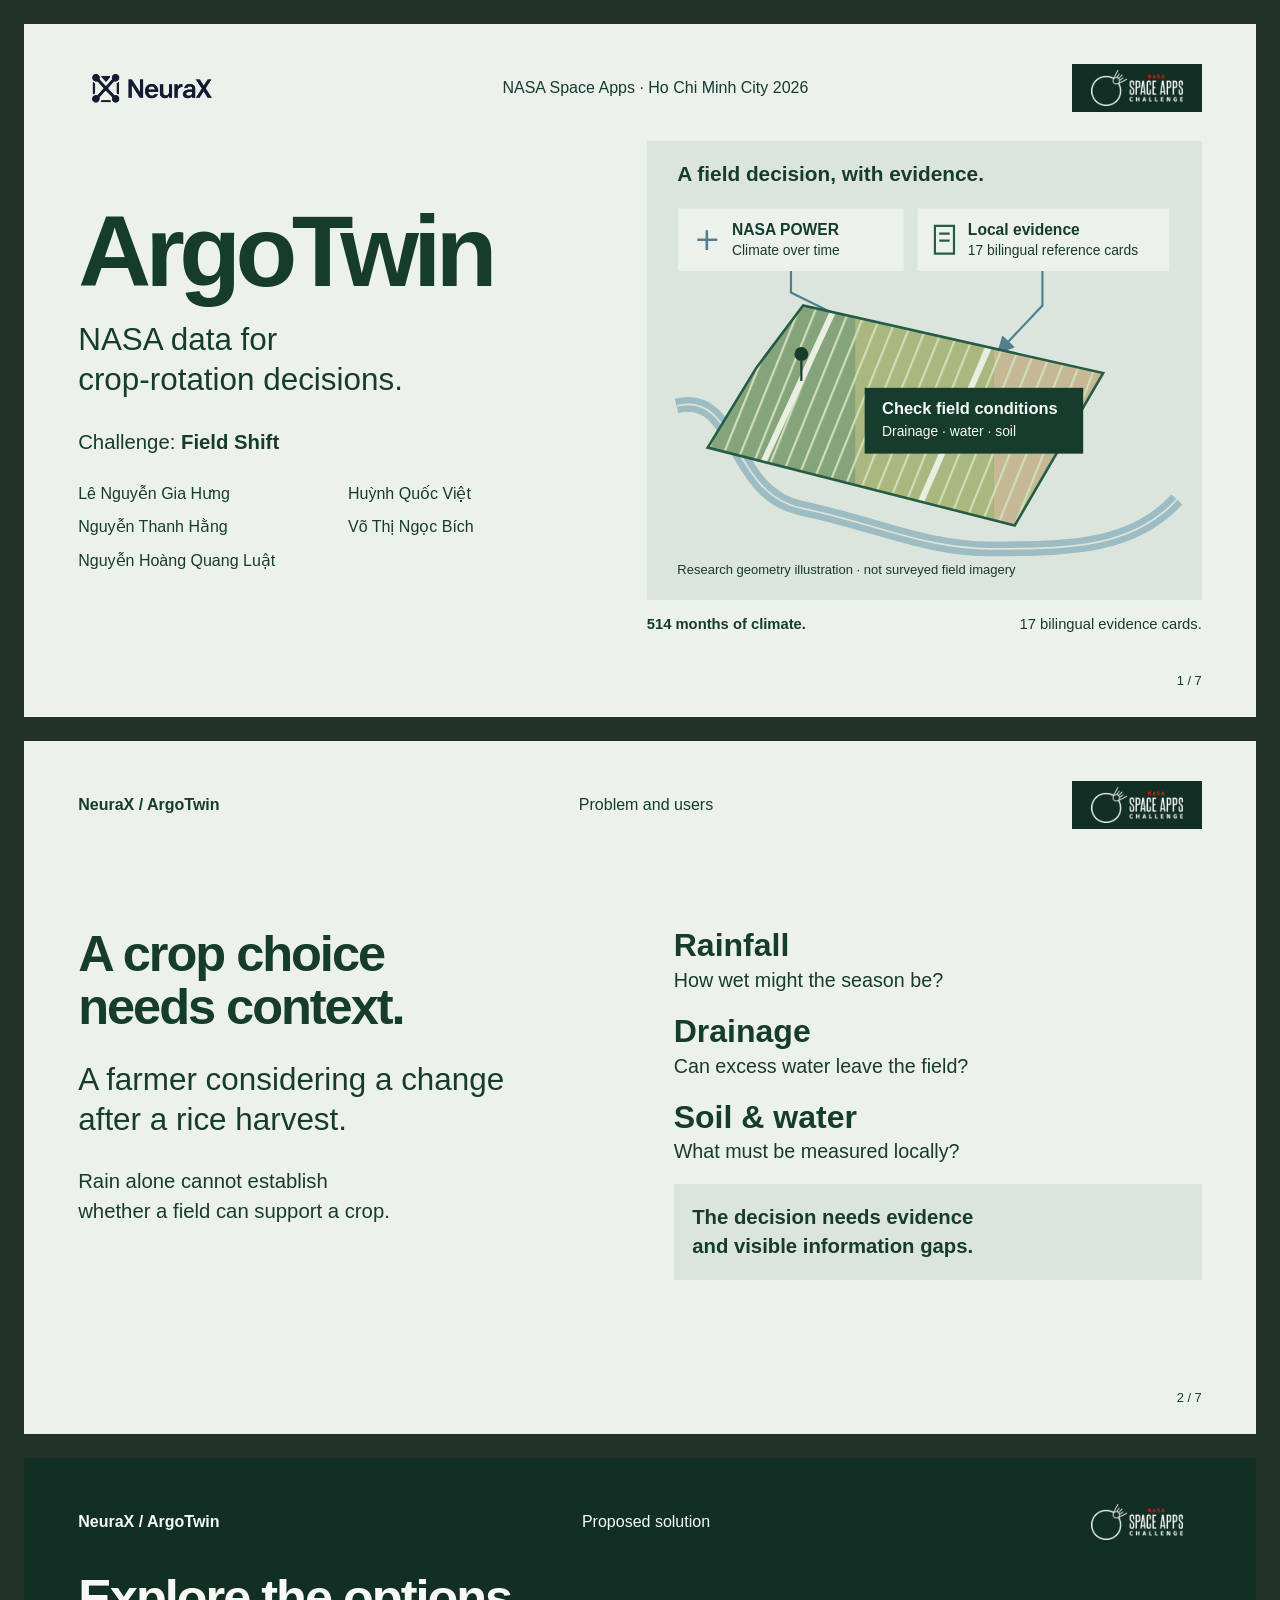
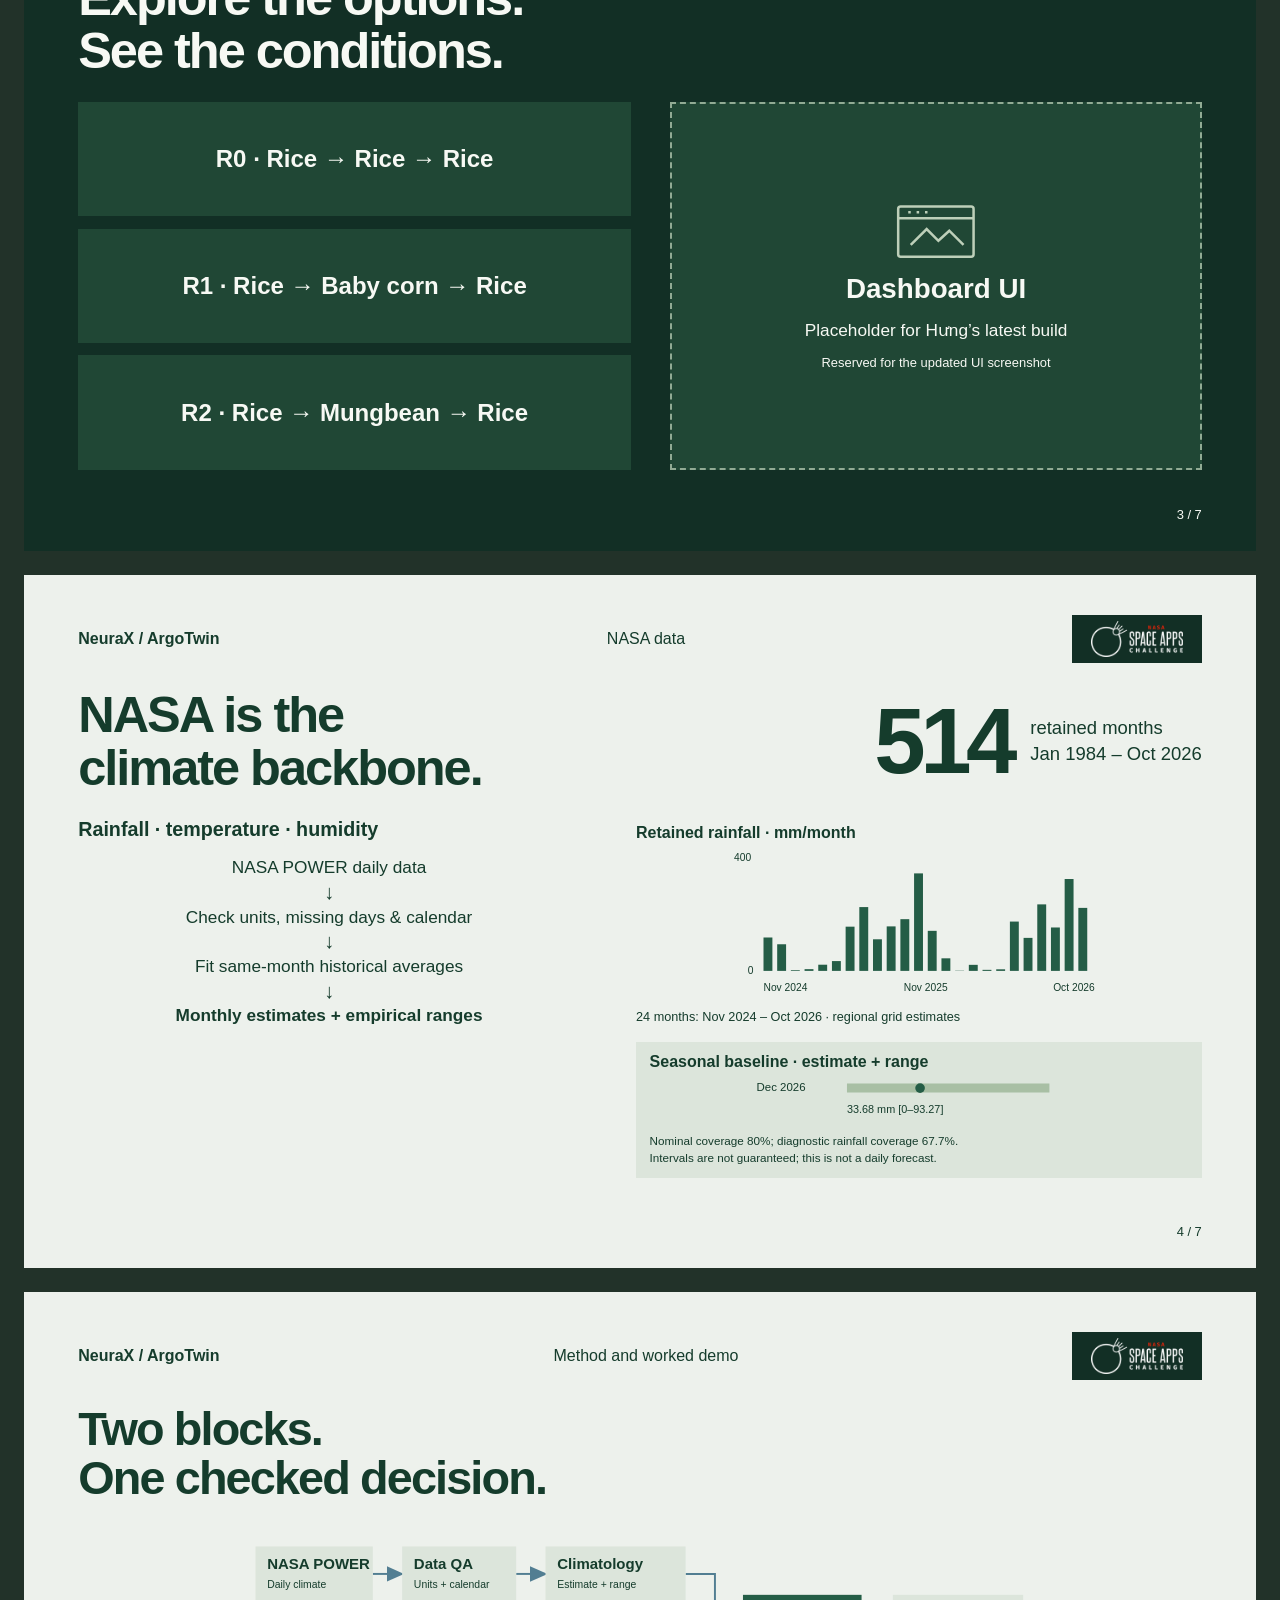
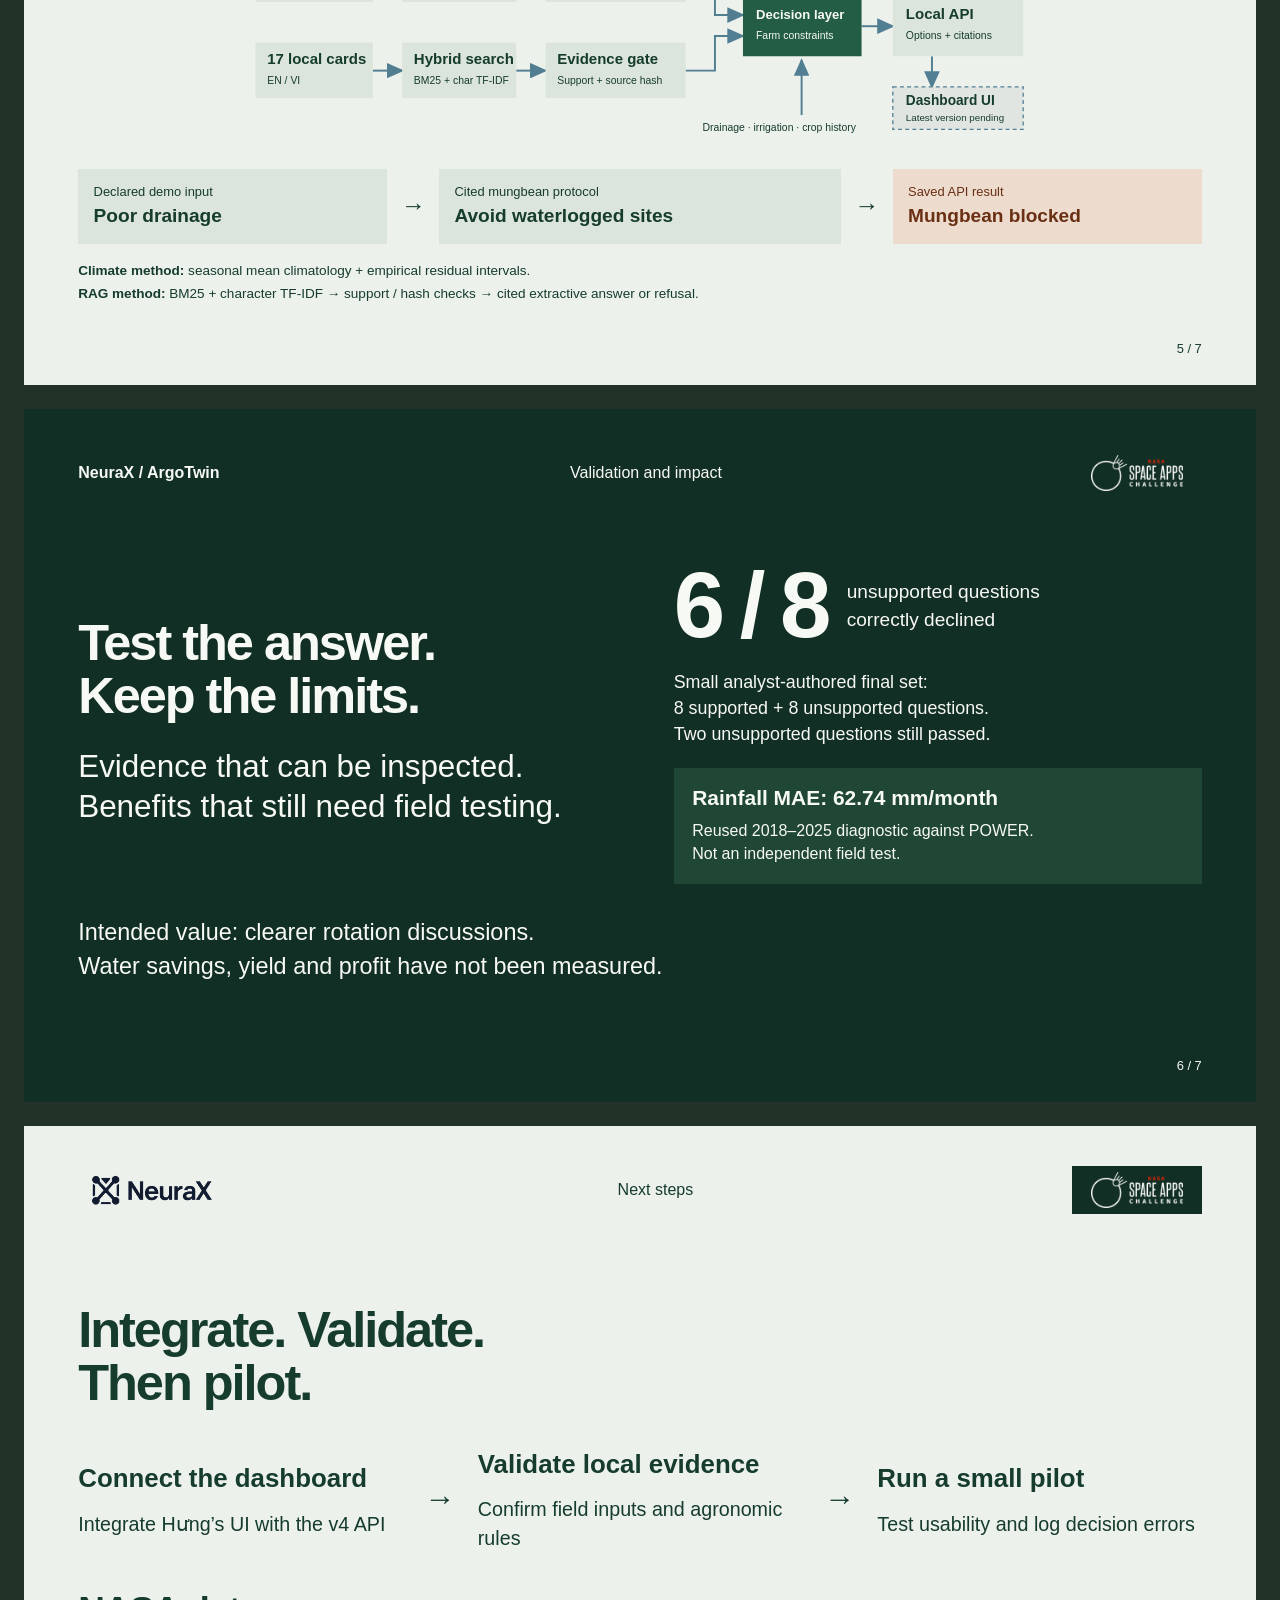
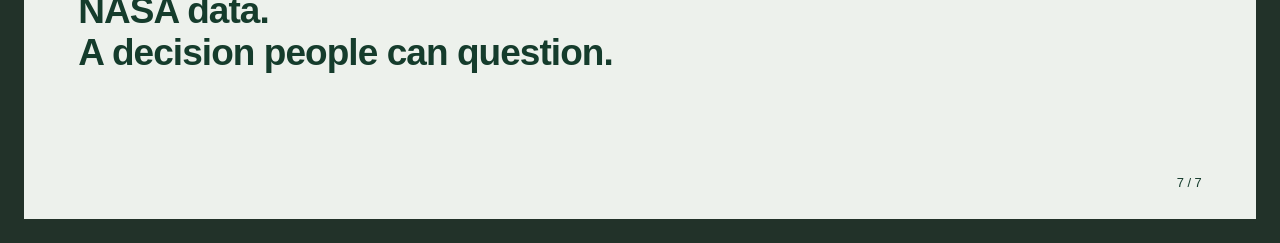
<file: nasa-space-apps-2026/pitch/argotwin/slides/index.html>
<!doctype html><html lang="en"><head><meta charset="utf-8"><meta name="viewport" content="width=device-width,initial-scale=1"><title>ArgoTwin — seven static slides</title><meta name="description" content="Exactly seven static, PDF-ready ArgoTwin slides for NASA Space Apps Field Shift."><link rel="stylesheet" href="static.css"></head><body data-static="true"><main class="deck"><section id="slide-1" class="slide active" aria-labelledby="title1" data-title="Project and team">
 <header><img class="team-logo" src="assets/neurax-transparent.png" alt="NeuraX team"><span>NASA Space Apps · Ho Chi Minh City 2026</span><img class="event-logo" src="assets/spaceapps-logo.png" alt="NASA International Space Apps Challenge"></header>
 <div class="cover content cover-argo">
  <div class="cover-copy"><h1 id="title1">ArgoTwin</h1><p class="lead">NASA data for<br>crop-rotation decisions.</p><p class="challenge-name">Challenge: <strong>Field Shift</strong></p><ul class="team-roster" aria-label="NeuraX team members"><li>Lê Nguyễn Gia Hưng</li><li>Huỳnh Quốc Việt</li><li>Nguyễn Thanh Hằng</li><li>Võ Thị Ngọc Bích</li><li>Nguyễn Hoàng Quang Luật</li></ul></div>
  <figure class="cover-visual"><img src="assets/field-evidence.svg" alt="Illustration of NASA climate and local evidence supporting conditional field decisions; not a surveyed field"><figcaption><strong>514 months of climate.</strong><span>17 bilingual evidence cards.</span></figcaption></figure>
 </div>
 <footer><span></span><span>1 / 7</span></footer>
</section><section id="slide-2" class="slide" aria-labelledby="title2" data-title="Problem and users">
 <header><span class="wordmark">NeuraX / ArgoTwin</span><span>Problem and users</span><img class="event-logo" src="assets/spaceapps-logo.png" alt="NASA International Space Apps Challenge"></header>
 <div class="content problem"><div><h2 id="title2">A crop choice<br>needs context.</h2><p class="lead">A farmer considering a change<br>after a rice harvest.</p><p>Rain alone cannot establish<br>whether a field can support a crop.</p></div><div class="decision-list"><div><strong>Rainfall</strong><span>How wet might the season be?</span></div><div><strong>Drainage</strong><span>Can excess water leave the field?</span></div><div><strong>Soil & water</strong><span>What must be measured locally?</span></div><p class="callout">The decision needs evidence<br>and visible information gaps.</p></div></div>
 <footer><span></span><span>2 / 7</span></footer>
</section><section id="slide-3" class="slide dark" aria-labelledby="title3"><header><span class="wordmark">NeuraX / ArgoTwin</span><span>Proposed solution</span><img class="event-logo" src="assets/spaceapps-logo.png" alt="NASA Space Apps Challenge"></header>
<div class="content solution-static"><h2 id="title3">Explore the options.<br>See the conditions.</h2><div class="solution-split"><div class="rotation-rows"><div><strong>R0 · Rice → Rice → Rice</strong></div><div><strong>R1 · Rice → Baby corn → Rice</strong></div><div><strong>R2 · Rice → Mungbean → Rice</strong></div></div><figure class="ui-placeholder"><svg viewBox="0 0 100 70" aria-hidden="true"><rect x="5" y="5" width="90" height="60" rx="3"/><path d="M5 19H95M17 12H20M27 12H30M37 12H40M20 51L39 32L53 46L66 34L83 51"/></svg><strong>Dashboard UI</strong><p>Placeholder for Hưng’s latest build</p><figcaption>Reserved for the updated UI screenshot</figcaption></figure></div></div>
<footer><span></span><span>3 / 7</span></footer></section><section id="slide-4" class="slide" aria-labelledby="title4"><header><span class="wordmark">NeuraX / ArgoTwin</span><span>NASA data</span><img class="event-logo" src="assets/spaceapps-logo.png" alt="NASA Space Apps Challenge"></header>
<div class="content data-static"><div class="data-title"><h2 id="title4">NASA is the<br>climate backbone.</h2><div><strong class="big-number">514</strong><p>retained months<br>Jan 1984 – Oct 2026</p></div></div><div class="data-columns"><div><p class="data-variables">Rainfall · temperature · humidity</p><div class="data-flow"><span>NASA POWER daily data</span><b>↓</b><span>Check units, missing days &amp; calendar</span><b>↓</b><span>Fit same-month historical averages</span><b>↓</b><strong>Monthly estimates + empirical ranges</strong></div></div><div class="data-charts"><figure><figcaption>Retained rainfall · mm/month</figcaption><svg viewBox="0 0 540 225" role="img" aria-label="Retained monthly POWER rainfall, November 2024 to October 2026"><g font-family="Segoe UI,Arial,sans-serif" font-size="15" fill="#153c2c"><text x="0" y="20">400</text><text x="20" y="185">0</text><rect x="43" y="132.22" width="13" height="48.78" fill="#245d46"/><rect x="63" y="142.11" width="13" height="38.89" fill="#245d46"/><rect x="83" y="179.95" width="13" height="1.05" fill="#245d46"/><rect x="103" y="178.48" width="13" height="2.52" fill="#245d46"/><rect x="123" y="171.98" width="13" height="9.02" fill="#245d46"/><rect x="143" y="166.67" width="13" height="14.33" fill="#245d46"/><rect x="163" y="116.40" width="13" height="64.60" fill="#245d46"/><rect x="183" y="87.78" width="13" height="93.22" fill="#245d46"/><rect x="203" y="134.85" width="13" height="46.15" fill="#245d46"/><rect x="223" y="116.00" width="13" height="65.00" fill="#245d46"/><rect x="243" y="105.45" width="13" height="75.55" fill="#245d46"/><rect x="263" y="38.56" width="13" height="142.44" fill="#245d46"/><rect x="283" y="122.49" width="13" height="58.51" fill="#245d46"/><rect x="303" y="162.65" width="13" height="18.35" fill="#245d46"/><rect x="323" y="180.62" width="13" height="0.38" fill="#245d46"/><rect x="343" y="172.17" width="13" height="8.83" fill="#245d46"/><rect x="363" y="179.48" width="13" height="1.52" fill="#245d46"/><rect x="383" y="178.71" width="13" height="2.29" fill="#245d46"/><rect x="403" y="108.95" width="13" height="72.05" fill="#245d46"/><rect x="423" y="132.78" width="13" height="48.22" fill="#245d46"/><rect x="443" y="83.83" width="13" height="97.17" fill="#245d46"/><rect x="463" y="117.59" width="13" height="63.41" fill="#245d46"/><rect x="483" y="46.78" width="13" height="134.22" fill="#245d46"/><rect x="503" y="88.96" width="13" height="92.04" fill="#245d46"/><text x="43" y="211">Nov 2024</text><text x="280" y="211" text-anchor="middle">Nov 2025</text><text x="527" y="211" text-anchor="end">Oct 2026</text></g></svg><p class="fine">24 months: Nov 2024 – Oct 2026 · regional grid estimates</p></figure><figure class="forecast-strip"><figcaption>Seasonal baseline · estimate + range</figcaption><svg viewBox="0 0 540 94" role="img" aria-label="December 2026 rainfall estimate 33.68 millimetres, empirical range zero to 93.27"><g font-family="Segoe UI,Arial,sans-serif" fill="#153c2c"><text x="0" y="25" font-size="19">Dec 2026</text><line x1="150" y1="20" x2="485.77" y2="20" stroke="#a8bfa4" stroke-width="15"/><circle cx="271.25" cy="20" r="8" fill="#245d46"/><text x="150" y="62" font-size="18">33.68 mm  [0–93.27]</text></g></svg><p class="fine">Nominal coverage 80%; diagnostic rainfall coverage 67.7%.<br>Intervals are not guaranteed; this is not a daily forecast.</p></figure></div></div></div>
<footer><span></span><span>4 / 7</span></footer></section><section id="slide-5" class="slide" aria-labelledby="title5"><header><span class="wordmark">NeuraX / ArgoTwin</span><span>Method and worked demo</span><img class="event-logo" src="assets/spaceapps-logo.png" alt="NASA Space Apps Challenge"></header>
<div class="content method-static"><h2 id="title5">Two blocks.<br>One checked decision.</h2><img class="architecture-map" src="assets/architecture-v4.svg" alt="Climate and retrieval blocks feed a decision layer and local API; dashboard UI is pending"><div class="worked-demo"><div><span>Declared demo input</span><strong>Poor drainage</strong></div><b aria-hidden="true">→</b><div><span>Cited mungbean protocol</span><strong>Avoid waterlogged sites</strong></div><b aria-hidden="true">→</b><div class="blocked-result"><span>Saved API result</span><strong>Mungbean blocked</strong></div></div><div class="method-summary"><p><strong>Climate method:</strong> seasonal mean climatology + empirical residual intervals.</p><p><strong>RAG method:</strong> BM25 + character TF-IDF → support / hash checks → cited extractive answer or refusal.</p></div></div>
<footer><span></span><span>5 / 7</span></footer></section><section id="slide-6" class="slide dark" aria-labelledby="title6" data-title="Validation and impact">
 <header><span class="wordmark">NeuraX / ArgoTwin</span><span>Validation and impact</span><img class="event-logo" src="assets/spaceapps-logo.png" alt="NASA International Space Apps Challenge"></header>
 <div class="content validation"><div><h2 id="title6">Test the answer.<br>Keep the limits.</h2><p class="lead">Evidence that can be inspected.<br>Benefits that still need field testing.</p></div><div class="validation-proof"><div class="evaluation"><strong class="big-number">6 / 8</strong><p>unsupported questions<br>correctly declined</p></div><p>Small analyst-authored final set:<br>8 supported + 8 unsupported questions.<br>Two unsupported questions still passed.</p><div class="climate-limit"><strong>Rainfall MAE: 62.74 mm/month</strong><p>Reused 2018–2025 diagnostic against POWER.<br>Not an independent field test.</p></div></div><p class="impact">Intended value: clearer rotation discussions.<br>Water savings, yield and profit have not been measured.</p></div>
 <footer><span></span><span>6 / 7</span></footer>
</section><section id="slide-7" class="slide" aria-labelledby="title7" data-title="Next steps">
 <header><img class="team-logo" src="assets/neurax-transparent.png" alt="NeuraX team"><span>Next steps</span><img class="event-logo" src="assets/spaceapps-logo.png" alt="NASA International Space Apps Challenge"></header>
 <div class="content next"><h2 id="title7">Integrate. Validate.<br>Then pilot.</h2><div class="next-flow"><p><strong>Connect the dashboard</strong><span>Integrate Hưng’s UI with the v4 API</span></p><b aria-hidden="true">→</b><p><strong>Validate local evidence</strong><span>Confirm field inputs and agronomic rules</span></p><b aria-hidden="true">→</b><p><strong>Run a small pilot</strong><span>Test usability and log decision errors</span></p></div><p class="closing">NASA data.<br>A decision people can question.</p></div>
 <footer><span></span><span>7 / 7</span></footer>
</section></main></body></html>
</file>
<file: nasa-space-apps-2026/pitch/argotwin/slides/static.css>
:root{font-family:"Segoe UI",Arial,sans-serif;color:#153c2c;background:#223229;font-synthesis:none}*{box-sizing:border-box}body{margin:0;padding:24px 0}.deck{width:min(1440px,calc(100vw - 48px));margin:auto;container-type:inline-size}.slide{background:#edf1ec;width:100%;aspect-ratio:16/9;padding:3.2cqw 4.4cqw 2.2cqw;display:grid;grid-template-rows:4cqw minmax(0,1fr) 2.4cqw;gap:2cqw;margin-bottom:24px;overflow:hidden;break-after:page;page-break-after:always}.slide:last-child{margin-bottom:0;break-after:auto;page-break-after:auto}.slide.dark{background:#122f25;color:#f7f9f4}header,footer{display:flex;align-items:center;justify-content:space-between;gap:2cqw}header{font-size:1.3cqw}footer{font-size:1.05cqw;line-height:1.35;align-items:end}footer>span:last-child{white-space:nowrap}.wordmark{font-weight:650}.team-logo{width:13cqw;height:4cqw;object-fit:contain;object-position:left center}.event-logo{width:10.5cqw;height:3.9cqw;object-fit:contain;background:#122f25;padding:.5cqw .8cqw}h1,h2,p,figure,ul{margin:0}h1{font-size:8.2cqw;letter-spacing:-.055em;line-height:1;font-weight:650}h2{font-size:4.1cqw;line-height:1.05;letter-spacing:-.04em;font-weight:600}p{font-size:1.65cqw;line-height:1.45}strong{font-weight:650}.content{min-height:0;align-content:center}.lead{font-size:2.55cqw;line-height:1.28}.fine{font-size:1.03cqw;line-height:1.45}.cover-argo{display:grid;grid-template-columns:1fr 1.06fr;gap:4%;align-items:center}.cover-copy h1{margin-bottom:1.5cqw}.cover-copy .lead{margin-bottom:2.2cqw}.challenge-name{font-size:1.65cqw}.team-roster{list-style:none;padding:0;margin-top:2.1cqw;display:grid;grid-template-columns:1fr 1fr;gap:.9cqw 1.3cqw;font-size:1.3cqw;line-height:1.4}.team-roster li:last-child{grid-column:1/-1}.cover-visual{display:grid;gap:1.3cqw}.cover-visual>img{display:block;width:100%;height:auto}.cover-visual figcaption{display:flex;justify-content:space-between;gap:1.5cqw;font-size:1.2cqw}.problem{display:grid;grid-template-columns:1fr 1fr;gap:6%}.problem .lead{margin:2.2cqw 0}.decision-list>div{display:grid;gap:.4cqw;margin-bottom:1.7cqw}.decision-list strong{font-size:2.6cqw}.decision-list span{font-size:1.6cqw}.callout{background:#dce5db;padding:1.5cqw;font-weight:600}.solution-static{display:grid;gap:2cqw;grid-template-rows:auto 1fr auto}.solution-split{display:grid;grid-template-columns:1.04fr 1fr;gap:3.5%;min-height:0}.rotation-rows{display:grid;gap:1cqw;align-content:center}.rotation-rows>div{background:#204735;padding:1.35cqw 1.6cqw;display:grid;gap:.5cqw}.rotation-rows strong{font-size:1.95cqw}.rotation-rows span{font-size:1.3cqw}.statement{font-size:1.9cqw}.ui-placeholder{background:#204735;outline:2px dashed #91ab94;outline-offset:-2px;display:flex;flex-direction:column;align-items:center;justify-content:center;text-align:center;padding:2cqw;gap:1cqw}.ui-placeholder svg{width:6.8cqw;height:4.8cqw;fill:none;stroke:#bdcfb9;stroke-width:3}.ui-placeholder strong{font-size:2.25cqw}.ui-placeholder p{font-size:1.4cqw}.ui-placeholder figcaption{font-size:1.05cqw}.data-static{display:grid;gap:1.7cqw;grid-template-rows:auto 1fr}.data-title{display:flex;align-items:center;justify-content:space-between;gap:2cqw}.data-title>div{display:flex;align-items:center;gap:1.5cqw}.big-number{font-size:7.5cqw;line-height:1;letter-spacing:-.06em;white-space:nowrap}.data-title p{font-size:1.5cqw}.data-columns{display:grid;grid-template-columns:.94fr 1.06fr;gap:5%;min-height:0}.data-variables{font-weight:650;font-size:1.6cqw}.data-flow{display:grid;gap:.25cqw;margin:1.1cqw 0;font-size:1.4cqw;line-height:1.2}.data-flow b{font-size:1.65cqw;line-height:1.1}.data-limit{background:#dce5db;padding:1cqw;font-size:1.25cqw}.data-charts{display:grid;gap:.9cqw;min-height:0;align-content:center}.data-charts figure{min-height:0}.data-charts figcaption{font-size:1.3cqw;font-weight:600;margin-bottom:.4cqw}.data-charts svg{display:block;width:100%;height:auto}.data-charts figure:first-child svg{max-height:15cqw}.forecast-strip{background:#dce5db;padding:.9cqw 1.1cqw}.forecast-strip svg{max-height:5.8cqw}.forecast-strip .fine{font-size:.95cqw}.method-static{display:grid;grid-template-rows:auto minmax(0,1fr) auto auto;gap:1.45cqw}.method-static h2{font-size:3.8cqw}.architecture-map{width:100%;height:100%;min-height:0;object-fit:contain;display:block}.worked-demo{display:grid;grid-template-columns:1fr auto 1.3fr auto 1fr;gap:1.1cqw;align-items:center}.worked-demo>div{background:#dce5db;padding:1cqw 1.25cqw;min-height:6.1cqw;display:grid;gap:.5cqw;align-content:center}.worked-demo span{font-size:1.05cqw}.worked-demo strong{font-size:1.55cqw;line-height:1.2}.worked-demo>b{font-size:2cqw}.worked-demo .blocked-result{background:#eddbce;color:#693014}.validation{display:grid;grid-template-columns:1fr 1fr;gap:4% 6%;align-items:center}.validation .lead{margin-top:2cqw}.evaluation{display:flex;gap:1.7cqw;align-items:center;margin-bottom:1.5cqw}.evaluation p{font-size:1.55cqw}.validation-proof>p{font-size:1.45cqw}.climate-limit{margin-top:1.6cqw;padding:1.5cqw;background:#204735}.climate-limit strong{font-size:1.7cqw}.climate-limit p{font-size:1.3cqw;margin-top:.7cqw}.impact{grid-column:1/-1;font-size:1.9cqw;margin-top:1cqw}.next{display:grid;gap:3cqw}.next-flow{display:flex;align-items:center;justify-content:space-between;gap:1.8cqw}.next-flow p{display:grid;gap:1cqw;flex:1}.next-flow strong{font-size:2.1cqw}.next-flow span{font-size:1.6cqw}.next-flow>b{font-size:2.5cqw}.closing{font-size:3cqw;line-height:1.15;font-weight:600;letter-spacing:-.025em}
.data-flow{text-align:center}
.solution-static{grid-template-rows:auto minmax(0,1fr)}
.rotation-rows{grid-auto-rows:1fr;align-content:stretch}
.rotation-rows>div{place-items:center;text-align:center;min-height:6cqw}
.method-summary{display:grid;gap:.35cqw}
.method-summary p{font-size:1.1cqw;line-height:1.4}
.data-flow b{display:block;width:100%;justify-self:stretch;text-align:center}
.data-charts{display:flex;flex-direction:column;justify-content:center;gap:1.3cqw}
.data-charts figure{flex:0 0 auto;min-height:auto}
.data-charts figure:first-child svg{height:12.5cqw;max-height:none}
.data-charts figure:first-child .fine{margin-top:.5cqw}
.forecast-strip svg{height:4.6cqw;max-height:none}
@media print{@page{size:16in 9in;margin:0}:root,body{background:#edf1ec;print-color-adjust:exact;-webkit-print-color-adjust:exact}body{padding:0;margin:0}.deck{width:16in;max-width:none;margin:0}.slide{height:9in;aspect-ratio:auto;margin:0;break-inside:avoid;page-break-inside:avoid}.slide:last-child{break-after:auto;page-break-after:auto}}
</file>
